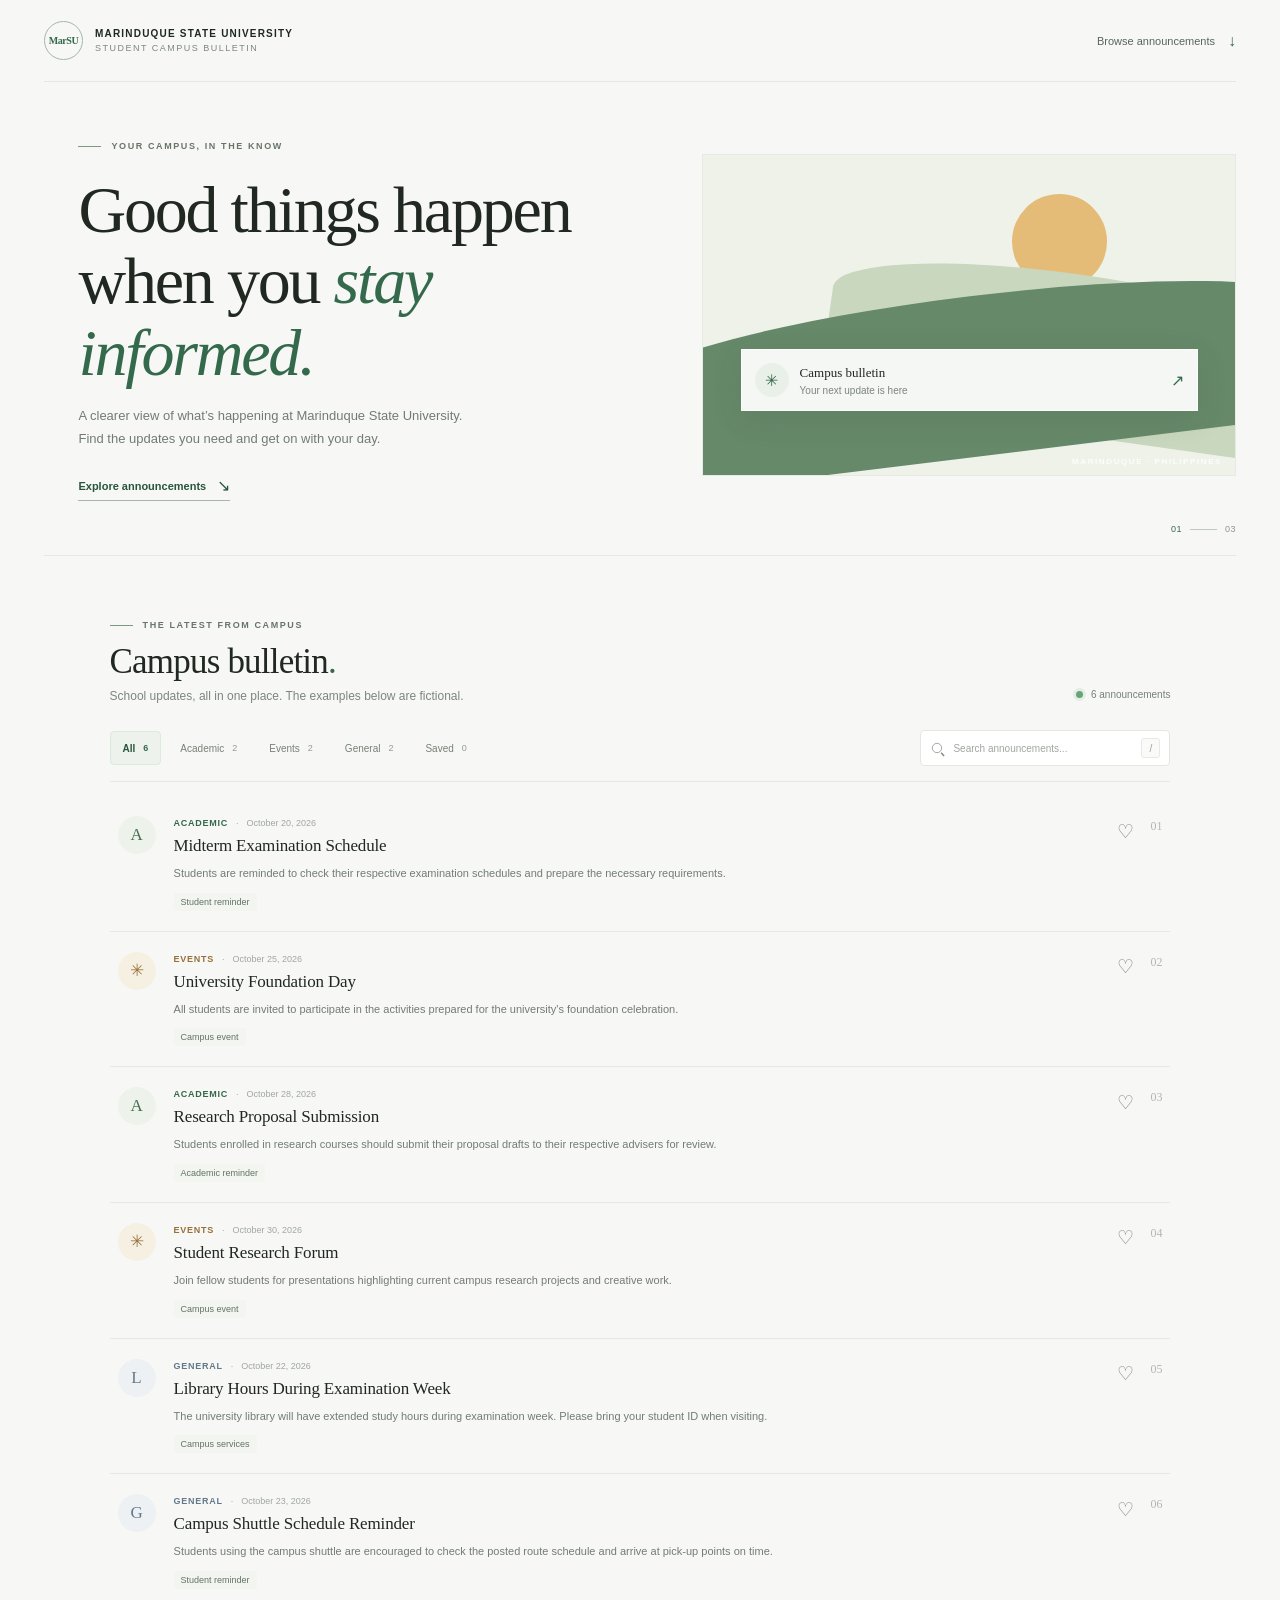
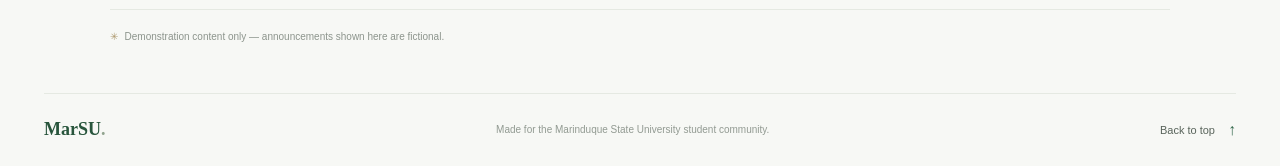
<file: index.html>
<!DOCTYPE html>
<html lang="en">
<head>
  <meta charset="UTF-8">
  <meta name="viewport" content="width=device-width, initial-scale=1">
  <meta name="theme-color" content="#f7f8f5">
  <meta name="description" content="A student-friendly dashboard for school announcements at Marinduque State University.">
  <title>Campus Bulletin — Marinduque State University</title>
  <link rel="stylesheet" href="style.css">
  <script src="script.js" defer></script>
</head>
<body>
  <div class="site-shell">
    <header class="site-header">
      <a class="identity" href="#home" aria-label="Marinduque State University Campus Bulletin home">
        <span class="seal" aria-hidden="true"><span>MarSU</span></span>
        <span class="identity-copy"><strong>MARINDUQUE STATE UNIVERSITY</strong><span>STUDENT CAMPUS BULLETIN</span></span>
      </a>
      <a class="header-link" href="#announcements">Browse announcements <span aria-hidden="true">↓</span></a>
    </header>

    <main id="home">
      <section class="hero" aria-labelledby="page-title">
        <div class="hero-copy">
          <p class="eyebrow"><span class="eyebrow-line"></span> YOUR CAMPUS, IN THE KNOW</p>
          <h1 id="page-title">Good things happen<br>when you <span>stay informed.</span></h1>
          <p class="hero-description">A clearer view of what’s happening at Marinduque State University. Find the updates you need and get on with your day.</p>
          <a class="hero-link" href="#announcements">Explore announcements <span aria-hidden="true">↘</span></a>
        </div>
        <div class="hero-art" aria-hidden="true">
          <div class="art-sun"></div>
          <div class="art-hill hill-back"></div>
          <div class="art-hill hill-front"></div>
          <div class="art-card"><span class="art-card-icon">✳</span><span><b>Campus bulletin</b><small>Your next update is here</small></span><span class="art-arrow">↗</span></div>
          <span class="art-caption">MARINDUQUE · PHILIPPINES</span>
        </div>
        <div class="hero-index" aria-hidden="true"><span>01</span><i></i><span>03</span></div>
      </section>

      <section class="bulletin" id="announcements" aria-labelledby="bulletin-title">
        <div class="section-intro">
          <div>
            <p class="eyebrow"><span class="eyebrow-line"></span> THE LATEST FROM CAMPUS</p>
            <h2 id="bulletin-title">Campus bulletin<span class="heading-period">.</span></h2>
            <p class="section-description">School updates, all in one place. The examples below are fictional.</p>
          </div>
          <div class="update-note"><span class="live-dot"></span> <span id="result-count" aria-live="polite">0 announcements</span></div>
        </div>

        <div class="toolbar">
          <div class="filters" role="group" aria-label="Filter announcements by category">
            <button class="filter-button is-active" type="button" data-category="All" aria-pressed="true">All <span class="filter-count" data-count="All">0</span></button>
            <button class="filter-button" type="button" data-category="Academic" aria-pressed="false">Academic <span class="filter-count" data-count="Academic">0</span></button>
            <button class="filter-button" type="button" data-category="Events" aria-pressed="false">Events <span class="filter-count" data-count="Events">0</span></button>
            <button class="filter-button" type="button" data-category="General" aria-pressed="false">General <span class="filter-count" data-count="General">0</span></button>
            <button class="filter-button" type="button" data-category="Saved" aria-pressed="false">Saved <span class="filter-count" data-count="Saved">0</span></button>
          </div>
          <form class="search" role="search" id="search-form">
            <label class="sr-only" for="search-input">Search announcements</label>
            <span class="search-icon" aria-hidden="true"></span>
            <input id="search-input" name="q" type="search" placeholder="Search announcements..." autocomplete="off">
            <button class="clear-search" id="clear-search" type="button" aria-label="Clear search" hidden>×</button>
            <kbd aria-hidden="true">/</kbd>
          </form>
        </div>

        <div class="announcement-list" id="announcement-list" aria-live="polite"></div>
        <div class="empty-state" id="empty-state" hidden>
          <span class="empty-mark" aria-hidden="true">⌕</span>
          <h3>No announcements found</h3>
          <p>Try another keyword or category to find what you’re looking for.</p>
          <button class="reset-button" id="reset-filters" type="button">Clear filters</button>
        </div>
        <p class="demo-note"><span aria-hidden="true">✳</span> Demonstration content only — announcements shown here are fictional.</p>
      </section>
    </main>

    <footer class="site-footer">
      <a class="footer-brand" href="#home">MarSU<span>.</span></a>
      <p>Made for the Marinduque State University student community.</p>
      <a class="back-top" href="#home">Back to top <span aria-hidden="true">↑</span></a>
    </footer>
  </div>
</body>
</html>
</file>
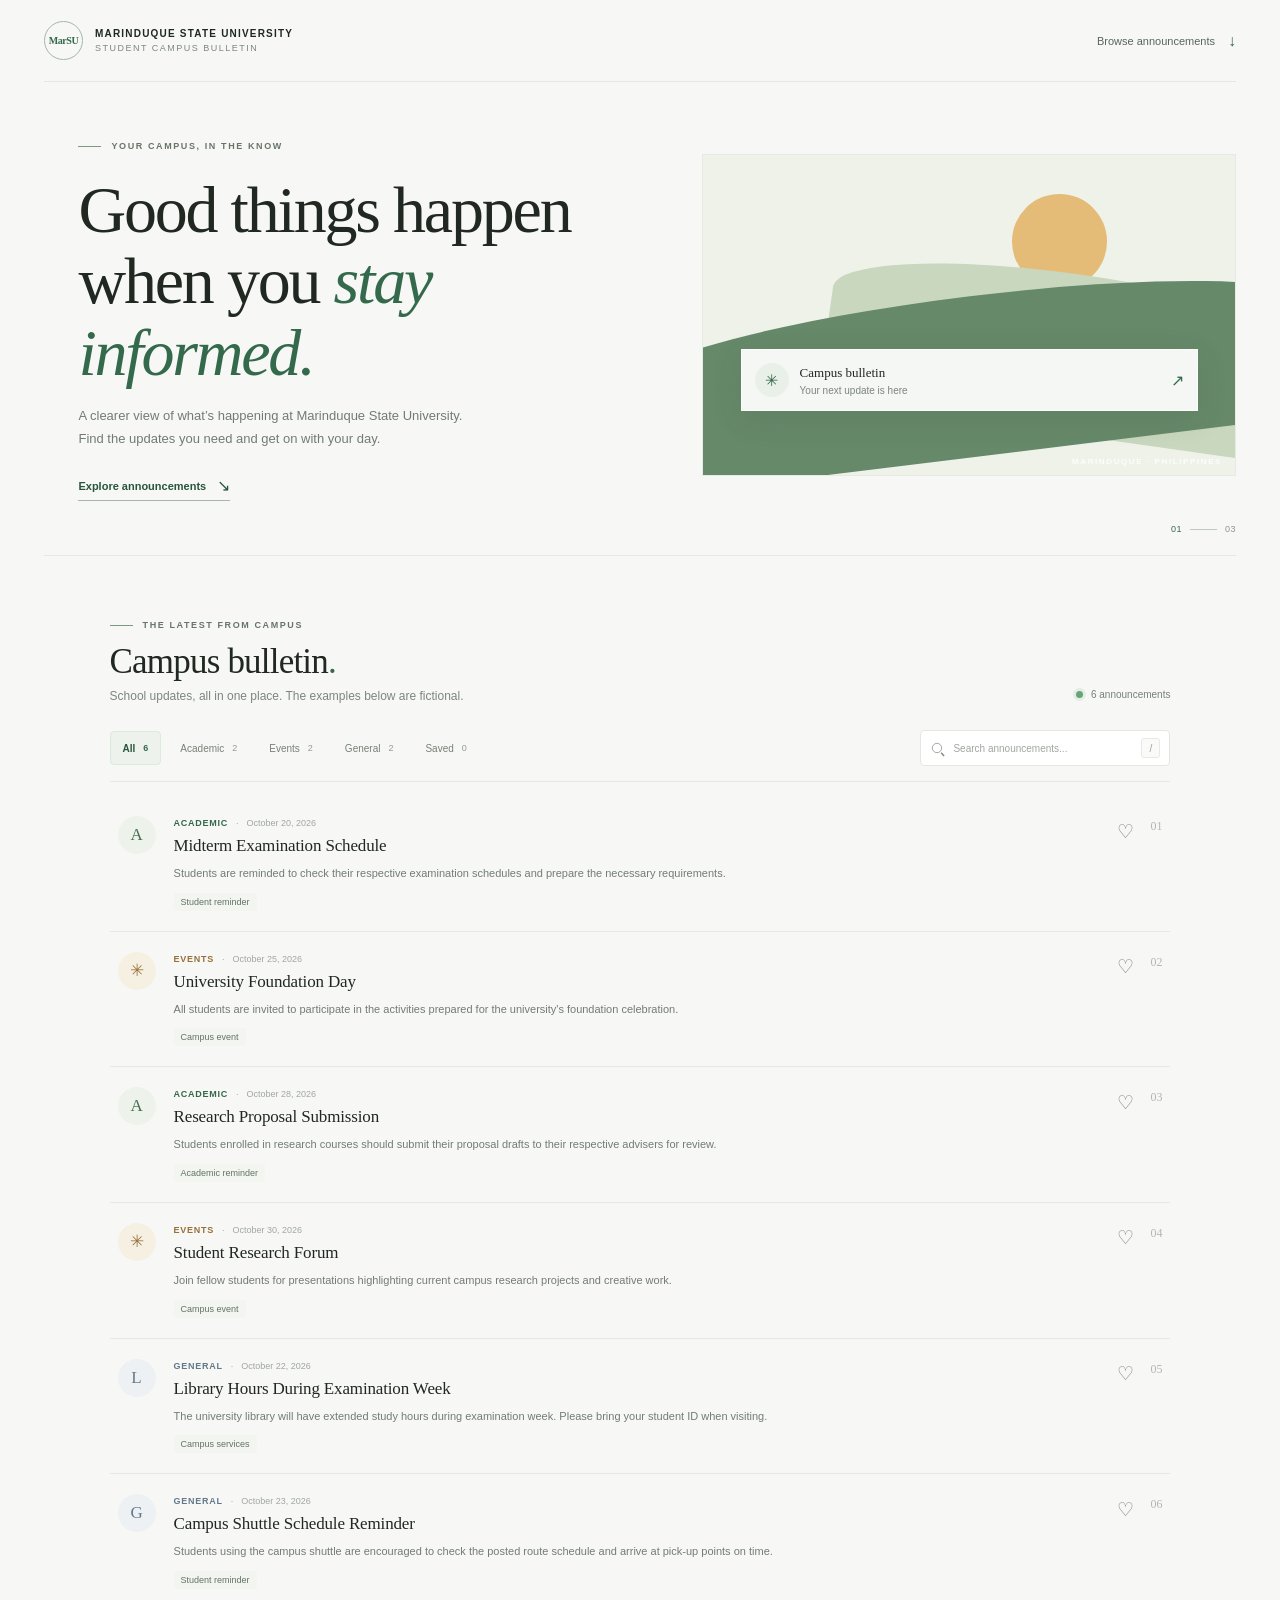
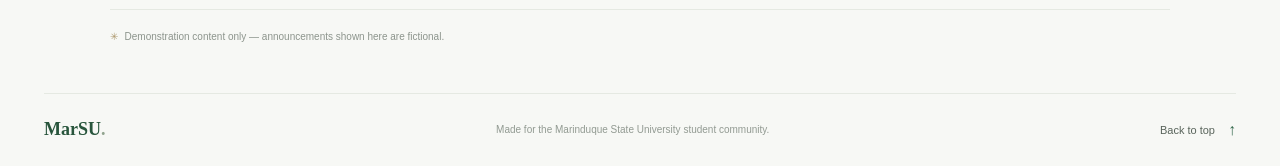
<file: outputs/task 3/index.html>
<!DOCTYPE html>
<html lang="en">
  <head>
    <meta charset="UTF-8" />
    <meta name="viewport" content="width=device-width, initial-scale=1" />
    <meta name="theme-color" content="#f7f8f5" />
    <meta
      name="description"
      content="A student-friendly dashboard for school announcements at Marinduque State University."
    />
    <title>Campus Bulletin — Marinduque State University</title>
    <link rel="stylesheet" href="style.css" />
    <script src="script.js" defer></script>
  </head>
  <body>
    <div class="site-shell">
      <header class="site-header">
        <a
          class="identity"
          href="#home"
          aria-label="Marinduque State University Campus Bulletin home"
        >
          <span class="seal" aria-hidden="true"><span>MarSU</span></span>
          <span class="identity-copy"
            ><strong>MARINDUQUE STATE UNIVERSITY</strong
            ><span>STUDENT CAMPUS BULLETIN</span></span
          >
        </a>
        <a class="header-link" href="#announcements"
          >Browse announcements <span aria-hidden="true">↓</span></a
        >
      </header>

      <main id="home">
        <section class="hero" aria-labelledby="page-title">
          <div class="hero-copy">
            <p class="eyebrow">
              <span class="eyebrow-line"></span> YOUR CAMPUS, IN THE KNOW
            </p>
            <h1 id="page-title">
              Good things happen<br />when you <span>stay informed.</span>
            </h1>
            <p class="hero-description">
              A clearer view of what’s happening at Marinduque State University.
              Find the updates you need and get on with your day.
            </p>
            <a class="hero-link" href="#announcements"
              >Explore announcements <span aria-hidden="true">↘</span></a
            >
          </div>
          <div class="hero-art" aria-hidden="true">
            <div class="art-sun"></div>
            <div class="art-hill hill-back"></div>
            <div class="art-hill hill-front"></div>
            <div class="art-card">
              <span class="art-card-icon">✳</span
              ><span
                ><b>Campus bulletin</b
                ><small>Your next update is here</small></span
              ><span class="art-arrow">↗</span>
            </div>
            <span class="art-caption">MARINDUQUE · PHILIPPINES</span>
          </div>
          <div class="hero-index" aria-hidden="true">
            <span>01</span><i></i><span>03</span>
          </div>
        </section>

        <section
          class="bulletin"
          id="announcements"
          aria-labelledby="bulletin-title"
        >
          <div class="section-intro">
            <div>
              <p class="eyebrow">
                <span class="eyebrow-line"></span> THE LATEST FROM CAMPUS
              </p>
              <h2 id="bulletin-title">
                Campus bulletin<span class="heading-period">.</span>
              </h2>
              <p class="section-description">
                School updates, all in one place. The examples below are
                fictional.
              </p>
            </div>
            <div class="update-note">
              <span class="live-dot"></span>
              <span id="result-count" aria-live="polite">0 announcements</span>
            </div>
          </div>

          <div class="toolbar">
            <div
              class="filters"
              role="group"
              aria-label="Filter announcements by category"
            >
              <button
                class="filter-button is-active"
                type="button"
                data-category="All"
                aria-pressed="true"
              >
                All <span class="filter-count" data-count="All">0</span>
              </button>
              <button
                class="filter-button"
                type="button"
                data-category="Academic"
                aria-pressed="false"
              >
                Academic
                <span class="filter-count" data-count="Academic">0</span>
              </button>
              <button
                class="filter-button"
                type="button"
                data-category="Events"
                aria-pressed="false"
              >
                Events <span class="filter-count" data-count="Events">0</span>
              </button>
              <button
                class="filter-button"
                type="button"
                data-category="General"
                aria-pressed="false"
              >
                General <span class="filter-count" data-count="General">0</span>
              </button>
              <button
                class="filter-button"
                type="button"
                data-category="Saved"
                aria-pressed="false"
              >
                Saved <span class="filter-count" data-count="Saved">0</span>
              </button>
            </div>
            <form class="search" role="search" id="search-form">
              <label class="sr-only" for="search-input"
                >Search announcements</label
              >
              <span class="search-icon" aria-hidden="true"></span>
              <input
                id="search-input"
                name="q"
                type="search"
                placeholder="Search announcements..."
                autocomplete="off"
              />
              <button
                class="clear-search"
                id="clear-search"
                type="button"
                aria-label="Clear search"
                hidden
              >
                ×
              </button>
              <kbd aria-hidden="true">/</kbd>
            </form>
          </div>

          <div
            class="announcement-list"
            id="announcement-list"
            aria-live="polite"
          ></div>
          <div class="empty-state" id="empty-state" hidden>
            <span class="empty-mark" aria-hidden="true">⌕</span>
            <h3>No announcements found</h3>
            <p>
              Try another keyword or category to find what you’re looking for.
            </p>
            <button class="reset-button" id="reset-filters" type="button">
              Clear filters
            </button>
          </div>
          <p class="demo-note">
            <span aria-hidden="true">✳</span> Demonstration content only —
            announcements shown here are fictional.
          </p>
        </section>
      </main>

      <footer class="site-footer">
        <a class="footer-brand" href="#home">MarSU<span>.</span></a>
        <p>Made for the Marinduque State University student community.</p>
        <a class="back-top" href="#home"
          >Back to top <span aria-hidden="true">↑</span></a
        >
      </footer>
    </div>
  </body>
</html>
</file>
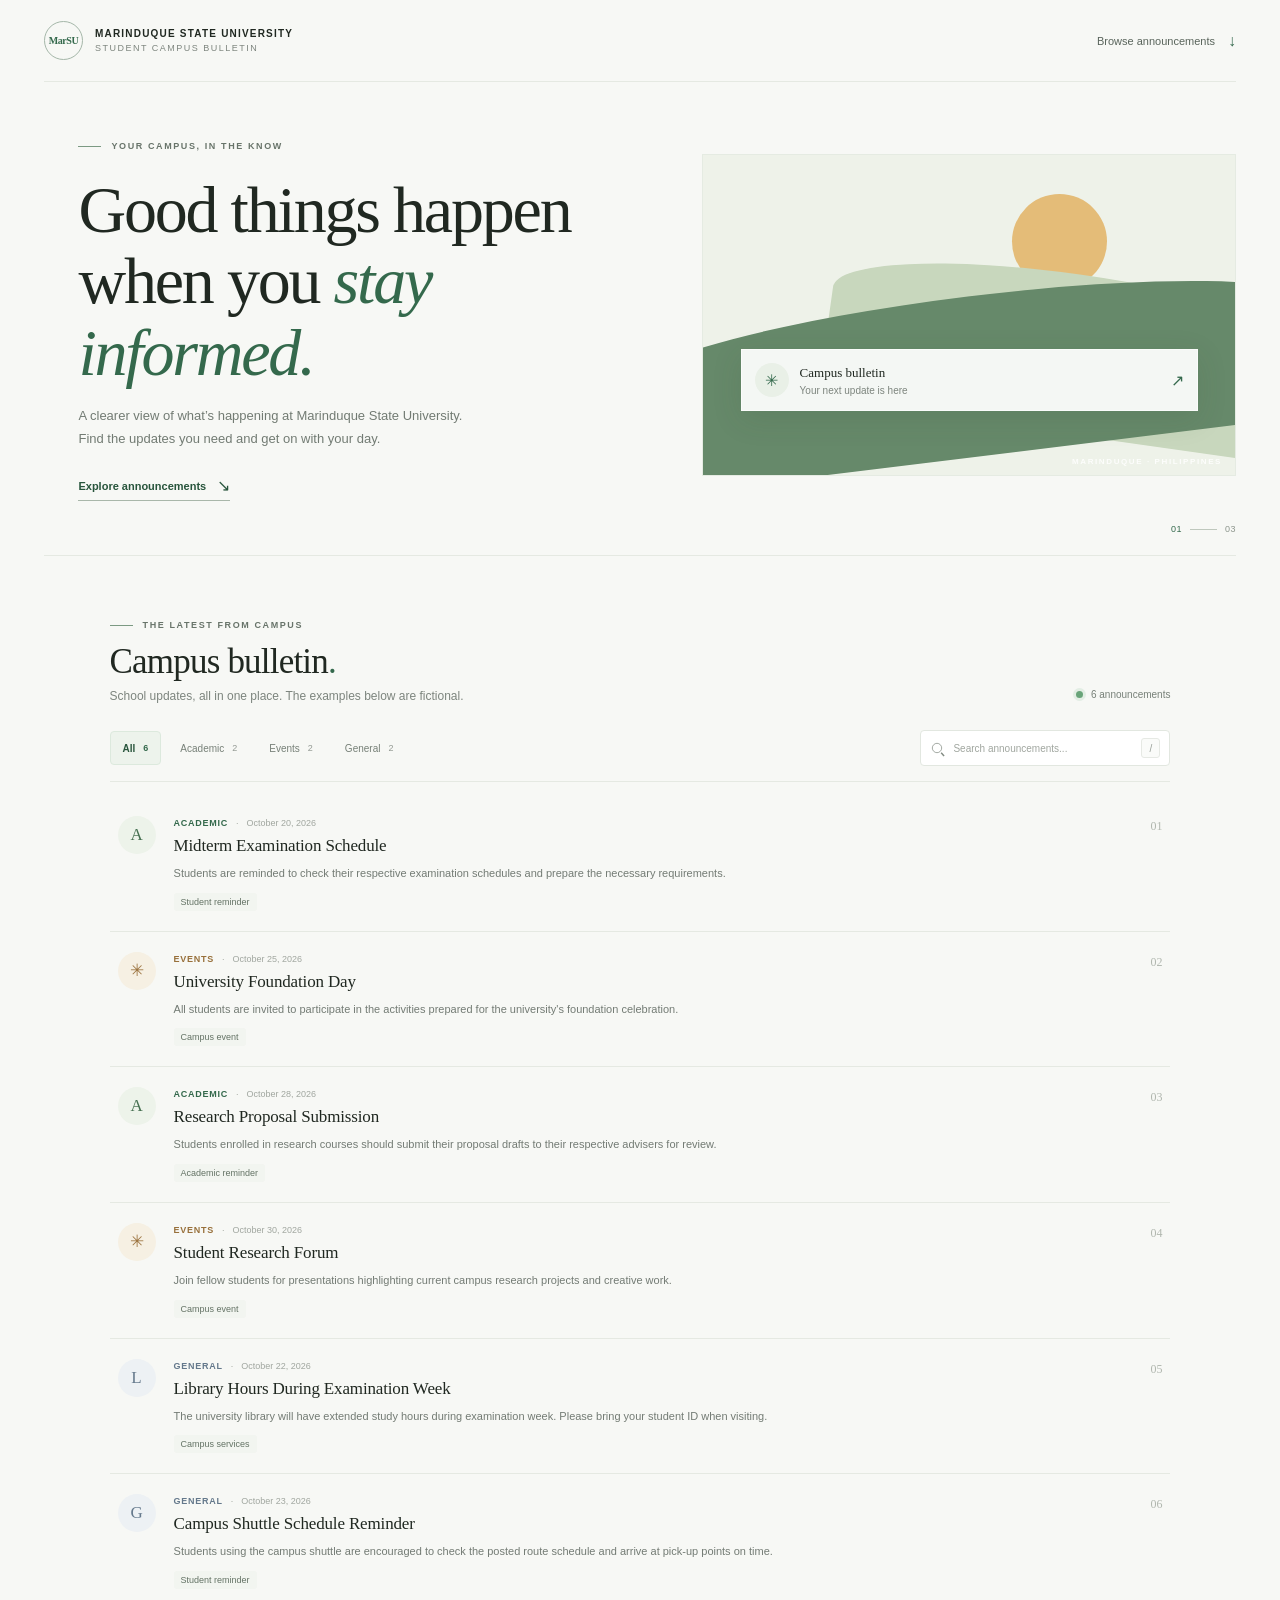
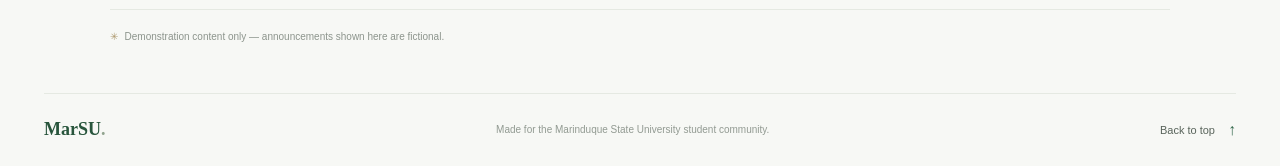
<file: outputs/task 4/index.html>
<!DOCTYPE html>
<html lang="en">
<head>
  <meta charset="UTF-8">
  <meta name="viewport" content="width=device-width, initial-scale=1">
  <meta name="theme-color" content="#f7f8f5">
  <meta name="description" content="A student-friendly dashboard for school announcements at Marinduque State University.">
  <title>Campus Bulletin — Marinduque State University</title>
  <link rel="stylesheet" href="style.css">
  <script src="script.js" defer></script>
</head>
<body>
  <div class="site-shell">
    <header class="site-header">
      <a class="identity" href="#home" aria-label="Marinduque State University Campus Bulletin home">
        <span class="seal" aria-hidden="true"><span>MarSU</span></span>
        <span class="identity-copy"><strong>MARINDUQUE STATE UNIVERSITY</strong><span>STUDENT CAMPUS BULLETIN</span></span>
      </a>
      <a class="header-link" href="#announcements">Browse announcements <span aria-hidden="true">↓</span></a>
    </header>

    <main id="home">
      <section class="hero" aria-labelledby="page-title">
        <div class="hero-copy">
          <p class="eyebrow"><span class="eyebrow-line"></span> YOUR CAMPUS, IN THE KNOW</p>
          <h1 id="page-title">Good things happen<br>when you <span>stay informed.</span></h1>
          <p class="hero-description">A clearer view of what’s happening at Marinduque State University. Find the updates you need and get on with your day.</p>
          <a class="hero-link" href="#announcements">Explore announcements <span aria-hidden="true">↘</span></a>
        </div>
        <div class="hero-art" aria-hidden="true">
          <div class="art-sun"></div>
          <div class="art-hill hill-back"></div>
          <div class="art-hill hill-front"></div>
          <div class="art-card"><span class="art-card-icon">✳</span><span><b>Campus bulletin</b><small>Your next update is here</small></span><span class="art-arrow">↗</span></div>
          <span class="art-caption">MARINDUQUE · PHILIPPINES</span>
        </div>
        <div class="hero-index" aria-hidden="true"><span>01</span><i></i><span>03</span></div>
      </section>

      <section class="bulletin" id="announcements" aria-labelledby="bulletin-title">
        <div class="section-intro">
          <div>
            <p class="eyebrow"><span class="eyebrow-line"></span> THE LATEST FROM CAMPUS</p>
            <h2 id="bulletin-title">Campus bulletin<span class="heading-period">.</span></h2>
            <p class="section-description">School updates, all in one place. The examples below are fictional.</p>
          </div>
          <div class="update-note"><span class="live-dot"></span> <span id="result-count" aria-live="polite">0 announcements</span></div>
        </div>

        <div class="toolbar">
          <div class="filters" role="group" aria-label="Filter announcements by category">
            <button class="filter-button is-active" type="button" data-category="All" aria-pressed="true">All <span class="filter-count" data-count="All">0</span></button>
            <button class="filter-button" type="button" data-category="Academic" aria-pressed="false">Academic <span class="filter-count" data-count="Academic">0</span></button>
            <button class="filter-button" type="button" data-category="Events" aria-pressed="false">Events <span class="filter-count" data-count="Events">0</span></button>
            <button class="filter-button" type="button" data-category="General" aria-pressed="false">General <span class="filter-count" data-count="General">0</span></button>
          </div>
          <form class="search" role="search" id="search-form">
            <label class="sr-only" for="search-input">Search announcements</label>
            <span class="search-icon" aria-hidden="true"></span>
            <input id="search-input" name="q" type="search" placeholder="Search announcements..." autocomplete="off">
            <button class="clear-search" id="clear-search" type="button" aria-label="Clear search" hidden>×</button>
            <kbd aria-hidden="true">/</kbd>
          </form>
        </div>

        <div class="announcement-list" id="announcement-list" aria-live="polite"></div>
        <div class="empty-state" id="empty-state" hidden>
          <span class="empty-mark" aria-hidden="true">⌕</span>
          <h3>No announcements found</h3>
          <p>Try another keyword or category to find what you’re looking for.</p>
          <button class="reset-button" id="reset-filters" type="button">Clear filters</button>
        </div>
        <p class="demo-note"><span aria-hidden="true">✳</span> Demonstration content only — announcements shown here are fictional.</p>
      </section>
    </main>

    <footer class="site-footer">
      <a class="footer-brand" href="#home">MarSU<span>.</span></a>
      <p>Made for the Marinduque State University student community.</p>
      <a class="back-top" href="#home">Back to top <span aria-hidden="true">↑</span></a>
    </footer>
  </div>
</body>
</html>
</file>
<file: style.css>
:root {
  font-family: "Segoe UI", Arial, sans-serif;
  color: #202821;
  background: #f7f8f5;
  font-synthesis: none;
  text-rendering: optimizeLegibility;
  --ink: #202821;
  --muted: #7d857e;
  --line: #e5e9e2;
  --green: #34694c;
  --green-dark: #28553c;
  --paper: #fff;
}

* { box-sizing: border-box; }
html { scroll-behavior: smooth; }
body { min-width: 320px; margin: 0; }
button, input { font: inherit; }
button, a { -webkit-tap-highlight-color: transparent; }
a { color: inherit; text-decoration: none; }
button:focus-visible, a:focus-visible, input:focus-visible { outline: 3px solid #88b99a; outline-offset: 3px; }
.site-shell { width: min(100% - 64px, 1192px); margin: 0 auto; }

.site-header { height: 82px; display: flex; align-items: center; justify-content: space-between; border-bottom: 1px solid var(--line); }
.identity { display: inline-flex; align-items: center; gap: 12px; }
.seal { display: grid; width: 39px; height: 39px; place-items: center; border: 1px solid #a5b7a9; border-radius: 50%; color: var(--green); }
.seal span { font-family: Georgia, serif; font-size: 10px; font-weight: 700; letter-spacing: -.4px; }
.identity-copy { display: grid; gap: 4px; }
.identity-copy strong { font-size: 10px; letter-spacing: 1.2px; }
.identity-copy > span { color: var(--muted); font-size: 9px; letter-spacing: 1.5px; }
.header-link, .back-top { display: inline-flex; align-items: center; gap: 13px; color: #59645b; font-size: 11px; }
.header-link span, .back-top span { color: var(--green); font-size: 16px; }

.hero { position: relative; display: grid; min-height: 454px; grid-template-columns: 1.08fr .92fr; align-items: center; gap: 32px; padding: 47px 0 54px; border-bottom: 1px solid var(--line); }
.hero-copy { position: relative; z-index: 1; padding: 12px 0 0 5.5%; }
.eyebrow { display: flex; align-items: center; gap: 10px; margin: 0; color: #68746a; font-size: 9px; font-weight: 700; letter-spacing: 1.6px; }
.eyebrow-line { width: 23px; height: 1px; background: #7c9a83; }
h1, h2, h3, p { margin-top: 0; }
h1 { max-width: 540px; margin: 23px 0 16px; font-family: Georgia, "Times New Roman", serif; font-size: clamp(39px, 5.4vw, 66px); font-weight: 400; line-height: 1.08; letter-spacing: -2.2px; }
h1 > span { color: var(--green); font-style: italic; }
.hero-description { max-width: 390px; margin-bottom: 25px; color: #727b73; font-size: 13px; line-height: 1.8; }
.hero-link { display: inline-flex; align-items: center; gap: 11px; padding-bottom: 5px; border-bottom: 1px solid #a9b7aa; color: var(--green-dark); font-size: 11px; font-weight: 650; }
.hero-link span { font-size: 16px; }
.hero-art { position: relative; display: grid; min-height: 322px; align-self: center; overflow: hidden; place-items: center; border: 1px solid #e5ebe2; background: #eef2e9; }
.art-sun { position: absolute; top: 39px; right: 24%; width: 95px; height: 95px; border-radius: 50%; background: #e4bc78; }
.art-hill { position: absolute; right: -15%; bottom: 19px; left: -12%; height: 50%; border-radius: 50% 50% 0 0 / 29% 29% 0 0; transform: rotate(-7deg); }
.hill-back { bottom: 41px; left: 23%; background: #c8d7bd; transform: rotate(8deg); }
.hill-front { background: #66896a; }
.art-card { position: absolute; z-index: 1; right: 7%; bottom: 20%; left: 7%; display: flex; align-items: center; gap: 11px; padding: 13px; border: 1px solid #ffffffa8; background: #ffffffed; box-shadow: 0 8px 30px #354b3020; }
.art-card-icon { display: grid; width: 34px; height: 34px; place-items: center; border-radius: 50%; color: var(--green); background: #e9f0e7; font-size: 16px; }
.art-card b, .art-card small { display: block; }
.art-card b { font-family: Georgia, serif; font-size: 13px; font-weight: 500; }
.art-card small { margin-top: 4px; color: var(--muted); font-size: 10px; }
.art-arrow { margin-left: auto; color: var(--green); }
.art-caption { position: absolute; right: 13px; bottom: 9px; color: #ffffffd6; font-size: 8px; font-weight: 600; letter-spacing: 1.6px; }
.hero-index { position: absolute; right: 0; bottom: 21px; display: flex; align-items: center; gap: 8px; color: #8d968d; font-size: 9px; letter-spacing: .5px; }
.hero-index span:first-child { color: var(--green); }
.hero-index i { width: 27px; height: 1px; background: #bfc8bd; }

.bulletin { padding: 64px 5.5% 51px; }
.section-intro { display: flex; align-items: flex-end; justify-content: space-between; gap: 20px; margin-bottom: 27px; }
.section-intro h2 { margin: 12px 0 7px; font-family: Georgia, "Times New Roman", serif; font-size: 35px; font-weight: 400; letter-spacing: -.8px; }
.heading-period { color: var(--green); }
.section-description { margin: 0; color: var(--muted); font-size: 12px; }
.update-note { display: flex; align-items: center; gap: 8px; padding-bottom: 3px; color: #778078; font-size: 10px; white-space: nowrap; }
.live-dot { width: 7px; height: 7px; border-radius: 50%; background: #69a479; box-shadow: 0 0 0 3px #e3eee4; }

.toolbar { display: flex; align-items: center; justify-content: space-between; gap: 16px; margin-bottom: 14px; padding-bottom: 15px; border-bottom: 1px solid var(--line); }
.filters { display: flex; flex-wrap: wrap; gap: 6px; }
.filter-button { display: inline-flex; min-height: 34px; align-items: center; gap: 8px; padding: 0 12px; border: 1px solid transparent; border-radius: 4px; color: #778078; background: transparent; font-size: 10px; cursor: pointer; transition: background .15s, border-color .15s, color .15s; }
.filter-button:hover { border-color: #dce5dc; color: var(--green-dark); }
.filter-button.is-active { border-color: #dce9dd; color: var(--green-dark); background: #edf3ec; font-weight: 650; }
.filter-count { color: #939a93; font-size: 9px; }
.filter-button.is-active .filter-count { color: var(--green); }
.search { display: flex; width: min(100%, 250px); height: 36px; align-items: center; gap: 9px; padding: 0 9px; border: 1px solid #e2e7e0; border-radius: 4px; background: var(--paper); }
.search:focus-within { border-color: #91aa96; box-shadow: 0 0 0 3px #4e805f13; }
.search-icon { position: relative; width: 14px; height: 14px; flex: 0 0 auto; border: 1.5px solid #828b82; border-radius: 50%; transform: scale(.72); }
.search-icon::after { position: absolute; right: -5px; bottom: -3px; width: 6px; height: 1.5px; background: #828b82; content: ""; transform: rotate(48deg); }
.search input { width: 100%; min-width: 0; padding: 0; border: 0; outline: 0; color: var(--ink); background: transparent; font-size: 10px; }
.search input::placeholder { color: #a0a69f; }
.search kbd { display: grid; width: 19px; height: 20px; flex: 0 0 auto; place-items: center; border: 1px solid #e6e9e4; border-radius: 3px; color: #989f98; background: #fafbf9; font-family: inherit; font-size: 10px; }
.clear-search { display: grid; width: 23px; height: 23px; flex: 0 0 auto; place-items: center; border: 0; border-radius: 3px; color: #747e74; background: transparent; font-size: 18px; cursor: pointer; }
.clear-search:hover { color: var(--green-dark); background: #eff4ee; }

.announcement-list { display: grid; }
.announcement-card { display: grid; grid-template-columns: 42px minmax(0, 1fr) auto; align-items: start; gap: 14px; padding: 20px 8px; border-bottom: 1px solid var(--line); }
.card-actions { display: flex; align-items: flex-start; gap: 10px; }
.save-button { display: grid; width: 30px; height: 30px; place-items: center; border: 1px solid transparent; border-radius: 4px; color: #788078; background: transparent; font-size: 19px; line-height: 1; cursor: pointer; }
.save-button:hover, .save-button.is-saved { color: var(--green); background: #edf3ec; }
.save-button:focus-visible { outline: 3px solid #88b99a; outline-offset: 2px; }
.category-mark { display: grid; width: 38px; height: 38px; place-items: center; border-radius: 50%; color: #456f50; background: #edf3ea; font-family: Georgia, serif; font-size: 17px; }
.category-mark.events { color: #9c7440; background: #f6f0e3; }
.category-mark.general { color: #65798c; background: #edf1f4; }
.announcement-meta { display: flex; flex-wrap: wrap; align-items: center; gap: 8px; margin: 2px 0 7px; }
.category-label { color: var(--green); font-size: 9px; font-weight: 700; letter-spacing: .75px; text-transform: uppercase; }
.category-label.events { color: #98703b; }
.category-label.general { color: #64788b; }
.meta-divider, .announcement-date { color: #a0a69f; font-size: 9px; }
.announcement-card h3 { margin: 0 0 6px; font-family: Georgia, "Times New Roman", serif; font-size: 17px; font-weight: 500; line-height: 1.35; letter-spacing: -.15px; }
.announcement-card p { max-width: 700px; margin: 0; color: #737b74; font-size: 11px; line-height: 1.7; }
.announcement-tag { display: inline-flex; align-items: center; gap: 5px; margin-top: 10px; padding: 4px 7px; border-radius: 3px; color: #637264; background: #f2f5f0; font-size: 9px; }
.announcement-tag:empty { display: none; }
.card-index { padding-top: 3px; color: #b1b7af; font-family: Georgia, serif; font-size: 12px; }

.empty-state { padding: 47px 15px; text-align: center; }
.empty-mark { display: grid; width: 38px; height: 38px; place-items: center; margin: 0 auto 13px; border: 1px solid #e2e9df; border-radius: 50%; color: var(--green); font-size: 21px; }
.empty-state h3 { margin: 0 0 6px; font-family: Georgia, serif; font-size: 19px; font-weight: 500; }
.empty-state p { margin: 0 0 14px; color: var(--muted); font-size: 11px; }
.reset-button { padding: 8px 12px; border: 1px solid #dce5dc; border-radius: 4px; color: var(--green-dark); background: #fff; font-size: 10px; cursor: pointer; }
.reset-button:hover { background: #edf3ec; }
.demo-note { display: flex; align-items: center; gap: 7px; margin: 21px 0 0; color: #8c948c; font-size: 10px; }
.demo-note span { color: #ad986d; }

.site-footer { display: flex; min-height: 73px; align-items: center; justify-content: space-between; gap: 15px; border-top: 1px solid var(--line); }
.footer-brand { color: var(--green-dark); font-family: Georgia, serif; font-size: 18px; font-weight: 700; }
.footer-brand span { color: #91a48f; }
.site-footer p { margin: 0; color: #929a92; font-size: 10px; }

.sr-only { position: absolute; width: 1px; height: 1px; overflow: hidden; clip: rect(0, 0, 0, 0); white-space: nowrap; clip-path: inset(50%); }
[hidden] { display: none !important; }

@media (max-width: 760px) {
  .site-shell { width: min(100% - 36px, 620px); }
  .site-header { height: 70px; }
  .identity-copy strong { font-size: 9px; letter-spacing: .7px; }
  .identity-copy > span { font-size: 8px; letter-spacing: 1px; }
  .seal { width: 34px; height: 34px; }
  .header-link { gap: 5px; font-size: 10px; }
  .hero { min-height: 0; grid-template-columns: 1fr; gap: 27px; padding: 51px 0 48px; }
  .hero-copy { padding: 0; }
  h1 { margin-top: 18px; font-size: clamp(39px, 9vw, 57px); }
  .hero-art { min-height: 240px; }
  .art-sun { top: 20px; width: 76px; height: 76px; }
  .art-card { bottom: 16%; }
  .hero-index { bottom: 15px; }
  .bulletin { padding: 47px 0 39px; }
  .section-intro { align-items: flex-start; }
  .section-intro h2 { font-size: 31px; }
  .section-description { max-width: 350px; line-height: 1.6; }
  .toolbar { align-items: stretch; flex-direction: column-reverse; gap: 10px; }
  .search { width: 100%; height: 40px; }
  .filters { gap: 3px; }
  .filter-button { min-height: 34px; padding: 0 9px; }
}

@media (max-width: 480px) {
  .site-shell { width: calc(100% - 32px); }
  .header-link { max-width: 105px; line-height: 1.4; }
  .hero { padding-top: 39px; }
  h1 { font-size: clamp(36px, 10vw, 48px); letter-spacing: -1.6px; }
  .hero-description { font-size: 12px; }
  .hero-art { min-height: 205px; }
  .section-intro { display: block; }
  .update-note { margin-top: 15px; }
  .announcement-card { grid-template-columns: 34px minmax(0, 1fr) 20px; gap: 9px; padding: 17px 0; }
  .category-mark { width: 32px; height: 32px; font-size: 15px; }
  .announcement-card h3 { font-size: 16px; }
  .announcement-card p { font-size: 10px; }
  .announcement-meta { gap: 6px; }
  .site-footer { min-height: 67px; flex-wrap: wrap; padding: 12px 0; }
  .site-footer p { order: 3; width: 100%; }
}

@media (prefers-reduced-motion: reduce) {
  html { scroll-behavior: auto; }
  *, *::before, *::after { transition-duration: .01ms !important; }
}
</file>
<file: outputs/task 3/style.css>
:root {
  font-family: "Segoe UI", Arial, sans-serif;
  color: #202821;
  background: #f7f8f5;
  font-synthesis: none;
  text-rendering: optimizeLegibility;
  --ink: #202821;
  --muted: #7d857e;
  --line: #e5e9e2;
  --green: #34694c;
  --green-dark: #28553c;
  --paper: #fff;
}

* { box-sizing: border-box; }
html { scroll-behavior: smooth; }
body { min-width: 320px; margin: 0; }
button, input { font: inherit; }
button, a { -webkit-tap-highlight-color: transparent; }
a { color: inherit; text-decoration: none; }
button:focus-visible, a:focus-visible, input:focus-visible { outline: 3px solid #88b99a; outline-offset: 3px; }
.site-shell { width: min(100% - 64px, 1192px); margin: 0 auto; }

.site-header { height: 82px; display: flex; align-items: center; justify-content: space-between; border-bottom: 1px solid var(--line); }
.identity { display: inline-flex; align-items: center; gap: 12px; }
.seal { display: grid; width: 39px; height: 39px; place-items: center; border: 1px solid #a5b7a9; border-radius: 50%; color: var(--green); }
.seal span { font-family: Georgia, serif; font-size: 10px; font-weight: 700; letter-spacing: -.4px; }
.identity-copy { display: grid; gap: 4px; }
.identity-copy strong { font-size: 10px; letter-spacing: 1.2px; }
.identity-copy > span { color: var(--muted); font-size: 9px; letter-spacing: 1.5px; }
.header-link, .back-top { display: inline-flex; align-items: center; gap: 13px; color: #59645b; font-size: 11px; }
.header-link span, .back-top span { color: var(--green); font-size: 16px; }

.hero { position: relative; display: grid; min-height: 454px; grid-template-columns: 1.08fr .92fr; align-items: center; gap: 32px; padding: 47px 0 54px; border-bottom: 1px solid var(--line); }
.hero-copy { position: relative; z-index: 1; padding: 12px 0 0 5.5%; }
.eyebrow { display: flex; align-items: center; gap: 10px; margin: 0; color: #68746a; font-size: 9px; font-weight: 700; letter-spacing: 1.6px; }
.eyebrow-line { width: 23px; height: 1px; background: #7c9a83; }
h1, h2, h3, p { margin-top: 0; }
h1 { max-width: 540px; margin: 23px 0 16px; font-family: Georgia, "Times New Roman", serif; font-size: clamp(39px, 5.4vw, 66px); font-weight: 400; line-height: 1.08; letter-spacing: -2.2px; }
h1 > span { color: var(--green); font-style: italic; }
.hero-description { max-width: 390px; margin-bottom: 25px; color: #727b73; font-size: 13px; line-height: 1.8; }
.hero-link { display: inline-flex; align-items: center; gap: 11px; padding-bottom: 5px; border-bottom: 1px solid #a9b7aa; color: var(--green-dark); font-size: 11px; font-weight: 650; }
.hero-link span { font-size: 16px; }
.hero-art { position: relative; display: grid; min-height: 322px; align-self: center; overflow: hidden; place-items: center; border: 1px solid #e5ebe2; background: #eef2e9; }
.art-sun { position: absolute; top: 39px; right: 24%; width: 95px; height: 95px; border-radius: 50%; background: #e4bc78; }
.art-hill { position: absolute; right: -15%; bottom: 19px; left: -12%; height: 50%; border-radius: 50% 50% 0 0 / 29% 29% 0 0; transform: rotate(-7deg); }
.hill-back { bottom: 41px; left: 23%; background: #c8d7bd; transform: rotate(8deg); }
.hill-front { background: #66896a; }
.art-card { position: absolute; z-index: 1; right: 7%; bottom: 20%; left: 7%; display: flex; align-items: center; gap: 11px; padding: 13px; border: 1px solid #ffffffa8; background: #ffffffed; box-shadow: 0 8px 30px #354b3020; }
.art-card-icon { display: grid; width: 34px; height: 34px; place-items: center; border-radius: 50%; color: var(--green); background: #e9f0e7; font-size: 16px; }
.art-card b, .art-card small { display: block; }
.art-card b { font-family: Georgia, serif; font-size: 13px; font-weight: 500; }
.art-card small { margin-top: 4px; color: var(--muted); font-size: 10px; }
.art-arrow { margin-left: auto; color: var(--green); }
.art-caption { position: absolute; right: 13px; bottom: 9px; color: #ffffffd6; font-size: 8px; font-weight: 600; letter-spacing: 1.6px; }
.hero-index { position: absolute; right: 0; bottom: 21px; display: flex; align-items: center; gap: 8px; color: #8d968d; font-size: 9px; letter-spacing: .5px; }
.hero-index span:first-child { color: var(--green); }
.hero-index i { width: 27px; height: 1px; background: #bfc8bd; }

.bulletin { padding: 64px 5.5% 51px; }
.section-intro { display: flex; align-items: flex-end; justify-content: space-between; gap: 20px; margin-bottom: 27px; }
.section-intro h2 { margin: 12px 0 7px; font-family: Georgia, "Times New Roman", serif; font-size: 35px; font-weight: 400; letter-spacing: -.8px; }
.heading-period { color: var(--green); }
.section-description { margin: 0; color: var(--muted); font-size: 12px; }
.update-note { display: flex; align-items: center; gap: 8px; padding-bottom: 3px; color: #778078; font-size: 10px; white-space: nowrap; }
.live-dot { width: 7px; height: 7px; border-radius: 50%; background: #69a479; box-shadow: 0 0 0 3px #e3eee4; }

.toolbar { display: flex; align-items: center; justify-content: space-between; gap: 16px; margin-bottom: 14px; padding-bottom: 15px; border-bottom: 1px solid var(--line); }
.filters { display: flex; flex-wrap: wrap; gap: 6px; }
.filter-button { display: inline-flex; min-height: 34px; align-items: center; gap: 8px; padding: 0 12px; border: 1px solid transparent; border-radius: 4px; color: #778078; background: transparent; font-size: 10px; cursor: pointer; transition: background .15s, border-color .15s, color .15s; }
.filter-button:hover { border-color: #dce5dc; color: var(--green-dark); }
.filter-button.is-active { border-color: #dce9dd; color: var(--green-dark); background: #edf3ec; font-weight: 650; }
.filter-count { color: #939a93; font-size: 9px; }
.filter-button.is-active .filter-count { color: var(--green); }
.search { display: flex; width: min(100%, 250px); height: 36px; align-items: center; gap: 9px; padding: 0 9px; border: 1px solid #e2e7e0; border-radius: 4px; background: var(--paper); }
.search:focus-within { border-color: #91aa96; box-shadow: 0 0 0 3px #4e805f13; }
.search-icon { position: relative; width: 14px; height: 14px; flex: 0 0 auto; border: 1.5px solid #828b82; border-radius: 50%; transform: scale(.72); }
.search-icon::after { position: absolute; right: -5px; bottom: -3px; width: 6px; height: 1.5px; background: #828b82; content: ""; transform: rotate(48deg); }
.search input { width: 100%; min-width: 0; padding: 0; border: 0; outline: 0; color: var(--ink); background: transparent; font-size: 10px; }
.search input::placeholder { color: #a0a69f; }
.search kbd { display: grid; width: 19px; height: 20px; flex: 0 0 auto; place-items: center; border: 1px solid #e6e9e4; border-radius: 3px; color: #989f98; background: #fafbf9; font-family: inherit; font-size: 10px; }
.clear-search { display: grid; width: 23px; height: 23px; flex: 0 0 auto; place-items: center; border: 0; border-radius: 3px; color: #747e74; background: transparent; font-size: 18px; cursor: pointer; }
.clear-search:hover { color: var(--green-dark); background: #eff4ee; }

.announcement-list { display: grid; }
.announcement-card { display: grid; grid-template-columns: 42px minmax(0, 1fr) auto; align-items: start; gap: 14px; padding: 20px 8px; border-bottom: 1px solid var(--line); }
.card-actions { display: flex; align-items: flex-start; gap: 10px; }
.save-button { display: grid; width: 30px; height: 30px; place-items: center; border: 1px solid transparent; border-radius: 4px; color: #788078; background: transparent; font-size: 19px; line-height: 1; cursor: pointer; }
.save-button:hover, .save-button.is-saved { color: var(--green); background: #edf3ec; }
.save-button:focus-visible { outline: 3px solid #88b99a; outline-offset: 2px; }
.category-mark { display: grid; width: 38px; height: 38px; place-items: center; border-radius: 50%; color: #456f50; background: #edf3ea; font-family: Georgia, serif; font-size: 17px; }
.category-mark.events { color: #9c7440; background: #f6f0e3; }
.category-mark.general { color: #65798c; background: #edf1f4; }
.announcement-meta { display: flex; flex-wrap: wrap; align-items: center; gap: 8px; margin: 2px 0 7px; }
.category-label { color: var(--green); font-size: 9px; font-weight: 700; letter-spacing: .75px; text-transform: uppercase; }
.category-label.events { color: #98703b; }
.category-label.general { color: #64788b; }
.meta-divider, .announcement-date { color: #a0a69f; font-size: 9px; }
.announcement-card h3 { margin: 0 0 6px; font-family: Georgia, "Times New Roman", serif; font-size: 17px; font-weight: 500; line-height: 1.35; letter-spacing: -.15px; }
.announcement-card p { max-width: 700px; margin: 0; color: #737b74; font-size: 11px; line-height: 1.7; }
.announcement-tag { display: inline-flex; align-items: center; gap: 5px; margin-top: 10px; padding: 4px 7px; border-radius: 3px; color: #637264; background: #f2f5f0; font-size: 9px; }
.announcement-tag:empty { display: none; }
.card-index { padding-top: 3px; color: #b1b7af; font-family: Georgia, serif; font-size: 12px; }

.empty-state { padding: 47px 15px; text-align: center; }
.empty-mark { display: grid; width: 38px; height: 38px; place-items: center; margin: 0 auto 13px; border: 1px solid #e2e9df; border-radius: 50%; color: var(--green); font-size: 21px; }
.empty-state h3 { margin: 0 0 6px; font-family: Georgia, serif; font-size: 19px; font-weight: 500; }
.empty-state p { margin: 0 0 14px; color: var(--muted); font-size: 11px; }
.reset-button { padding: 8px 12px; border: 1px solid #dce5dc; border-radius: 4px; color: var(--green-dark); background: #fff; font-size: 10px; cursor: pointer; }
.reset-button:hover { background: #edf3ec; }
.demo-note { display: flex; align-items: center; gap: 7px; margin: 21px 0 0; color: #8c948c; font-size: 10px; }
.demo-note span { color: #ad986d; }

.site-footer { display: flex; min-height: 73px; align-items: center; justify-content: space-between; gap: 15px; border-top: 1px solid var(--line); }
.footer-brand { color: var(--green-dark); font-family: Georgia, serif; font-size: 18px; font-weight: 700; }
.footer-brand span { color: #91a48f; }
.site-footer p { margin: 0; color: #929a92; font-size: 10px; }

.sr-only { position: absolute; width: 1px; height: 1px; overflow: hidden; clip: rect(0, 0, 0, 0); white-space: nowrap; clip-path: inset(50%); }
[hidden] { display: none !important; }

@media (max-width: 760px) {
  .site-shell { width: min(100% - 36px, 620px); }
  .site-header { height: 70px; }
  .identity-copy strong { font-size: 9px; letter-spacing: .7px; }
  .identity-copy > span { font-size: 8px; letter-spacing: 1px; }
  .seal { width: 34px; height: 34px; }
  .header-link { gap: 5px; font-size: 10px; }
  .hero { min-height: 0; grid-template-columns: 1fr; gap: 27px; padding: 51px 0 48px; }
  .hero-copy { padding: 0; }
  h1 { margin-top: 18px; font-size: clamp(39px, 9vw, 57px); }
  .hero-art { min-height: 240px; }
  .art-sun { top: 20px; width: 76px; height: 76px; }
  .art-card { bottom: 16%; }
  .hero-index { bottom: 15px; }
  .bulletin { padding: 47px 0 39px; }
  .section-intro { align-items: flex-start; }
  .section-intro h2 { font-size: 31px; }
  .section-description { max-width: 350px; line-height: 1.6; }
  .toolbar { align-items: stretch; flex-direction: column-reverse; gap: 10px; }
  .search { width: 100%; height: 40px; }
  .filters { gap: 3px; }
  .filter-button { min-height: 34px; padding: 0 9px; }
}

@media (max-width: 480px) {
  .site-shell { width: calc(100% - 32px); }
  .header-link { max-width: 105px; line-height: 1.4; }
  .hero { padding-top: 39px; }
  h1 { font-size: clamp(36px, 10vw, 48px); letter-spacing: -1.6px; }
  .hero-description { font-size: 12px; }
  .hero-art { min-height: 205px; }
  .section-intro { display: block; }
  .update-note { margin-top: 15px; }
  .announcement-card { grid-template-columns: 34px minmax(0, 1fr) 20px; gap: 9px; padding: 17px 0; }
  .category-mark { width: 32px; height: 32px; font-size: 15px; }
  .announcement-card h3 { font-size: 16px; }
  .announcement-card p { font-size: 10px; }
  .announcement-meta { gap: 6px; }
  .site-footer { min-height: 67px; flex-wrap: wrap; padding: 12px 0; }
  .site-footer p { order: 3; width: 100%; }
}

@media (prefers-reduced-motion: reduce) {
  html { scroll-behavior: auto; }
  *, *::before, *::after { transition-duration: .01ms !important; }
}
</file>
<file: outputs/task 4/style.css>
:root {
  font-family: "Segoe UI", Arial, sans-serif;
  color: #202821;
  background: #f7f8f5;
  font-synthesis: none;
  text-rendering: optimizeLegibility;
  --ink: #202821;
  --muted: #7d857e;
  --line: #e5e9e2;
  --green: #34694c;
  --green-dark: #28553c;
  --paper: #fff;
}

* { box-sizing: border-box; }
html { scroll-behavior: smooth; }
body { min-width: 320px; margin: 0; }
button, input { font: inherit; }
button, a { -webkit-tap-highlight-color: transparent; }
a { color: inherit; text-decoration: none; }
button:focus-visible, a:focus-visible, input:focus-visible { outline: 3px solid #88b99a; outline-offset: 3px; }
.site-shell { width: min(100% - 64px, 1192px); margin: 0 auto; }

.site-header { height: 82px; display: flex; align-items: center; justify-content: space-between; border-bottom: 1px solid var(--line); }
.identity { display: inline-flex; align-items: center; gap: 12px; }
.seal { display: grid; width: 39px; height: 39px; place-items: center; border: 1px solid #a5b7a9; border-radius: 50%; color: var(--green); }
.seal span { font-family: Georgia, serif; font-size: 10px; font-weight: 700; letter-spacing: -.4px; }
.identity-copy { display: grid; gap: 4px; }
.identity-copy strong { font-size: 10px; letter-spacing: 1.2px; }
.identity-copy > span { color: var(--muted); font-size: 9px; letter-spacing: 1.5px; }
.header-link, .back-top { display: inline-flex; align-items: center; gap: 13px; color: #59645b; font-size: 11px; }
.header-link span, .back-top span { color: var(--green); font-size: 16px; }

.hero { position: relative; display: grid; min-height: 454px; grid-template-columns: 1.08fr .92fr; align-items: center; gap: 32px; padding: 47px 0 54px; border-bottom: 1px solid var(--line); }
.hero-copy { position: relative; z-index: 1; padding: 12px 0 0 5.5%; }
.eyebrow { display: flex; align-items: center; gap: 10px; margin: 0; color: #68746a; font-size: 9px; font-weight: 700; letter-spacing: 1.6px; }
.eyebrow-line { width: 23px; height: 1px; background: #7c9a83; }
h1, h2, h3, p { margin-top: 0; }
h1 { max-width: 540px; margin: 23px 0 16px; font-family: Georgia, "Times New Roman", serif; font-size: clamp(39px, 5.4vw, 66px); font-weight: 400; line-height: 1.08; letter-spacing: -2.2px; }
h1 > span { color: var(--green); font-style: italic; }
.hero-description { max-width: 390px; margin-bottom: 25px; color: #727b73; font-size: 13px; line-height: 1.8; }
.hero-link { display: inline-flex; align-items: center; gap: 11px; padding-bottom: 5px; border-bottom: 1px solid #a9b7aa; color: var(--green-dark); font-size: 11px; font-weight: 650; }
.hero-link span { font-size: 16px; }
.hero-art { position: relative; display: grid; min-height: 322px; align-self: center; overflow: hidden; place-items: center; border: 1px solid #e5ebe2; background: #eef2e9; }
.art-sun { position: absolute; top: 39px; right: 24%; width: 95px; height: 95px; border-radius: 50%; background: #e4bc78; }
.art-hill { position: absolute; right: -15%; bottom: 19px; left: -12%; height: 50%; border-radius: 50% 50% 0 0 / 29% 29% 0 0; transform: rotate(-7deg); }
.hill-back { bottom: 41px; left: 23%; background: #c8d7bd; transform: rotate(8deg); }
.hill-front { background: #66896a; }
.art-card { position: absolute; z-index: 1; right: 7%; bottom: 20%; left: 7%; display: flex; align-items: center; gap: 11px; padding: 13px; border: 1px solid #ffffffa8; background: #ffffffed; box-shadow: 0 8px 30px #354b3020; }
.art-card-icon { display: grid; width: 34px; height: 34px; place-items: center; border-radius: 50%; color: var(--green); background: #e9f0e7; font-size: 16px; }
.art-card b, .art-card small { display: block; }
.art-card b { font-family: Georgia, serif; font-size: 13px; font-weight: 500; }
.art-card small { margin-top: 4px; color: var(--muted); font-size: 10px; }
.art-arrow { margin-left: auto; color: var(--green); }
.art-caption { position: absolute; right: 13px; bottom: 9px; color: #ffffffd6; font-size: 8px; font-weight: 600; letter-spacing: 1.6px; }
.hero-index { position: absolute; right: 0; bottom: 21px; display: flex; align-items: center; gap: 8px; color: #8d968d; font-size: 9px; letter-spacing: .5px; }
.hero-index span:first-child { color: var(--green); }
.hero-index i { width: 27px; height: 1px; background: #bfc8bd; }

.bulletin { padding: 64px 5.5% 51px; }
.section-intro { display: flex; align-items: flex-end; justify-content: space-between; gap: 20px; margin-bottom: 27px; }
.section-intro h2 { margin: 12px 0 7px; font-family: Georgia, "Times New Roman", serif; font-size: 35px; font-weight: 400; letter-spacing: -.8px; }
.heading-period { color: var(--green); }
.section-description { margin: 0; color: var(--muted); font-size: 12px; }
.update-note { display: flex; align-items: center; gap: 8px; padding-bottom: 3px; color: #778078; font-size: 10px; white-space: nowrap; }
.live-dot { width: 7px; height: 7px; border-radius: 50%; background: #69a479; box-shadow: 0 0 0 3px #e3eee4; }

.toolbar { display: flex; align-items: center; justify-content: space-between; gap: 16px; margin-bottom: 14px; padding-bottom: 15px; border-bottom: 1px solid var(--line); }
.filters { display: flex; flex-wrap: wrap; gap: 6px; }
.filter-button { display: inline-flex; min-height: 34px; align-items: center; gap: 8px; padding: 0 12px; border: 1px solid transparent; border-radius: 4px; color: #778078; background: transparent; font-size: 10px; cursor: pointer; transition: background .15s, border-color .15s, color .15s; }
.filter-button:hover { border-color: #dce5dc; color: var(--green-dark); }
.filter-button.is-active { border-color: #dce9dd; color: var(--green-dark); background: #edf3ec; font-weight: 650; }
.filter-count { color: #939a93; font-size: 9px; }
.filter-button.is-active .filter-count { color: var(--green); }
.search { display: flex; width: min(100%, 250px); height: 36px; align-items: center; gap: 9px; padding: 0 9px; border: 1px solid #e2e7e0; border-radius: 4px; background: var(--paper); }
.search:focus-within { border-color: #91aa96; box-shadow: 0 0 0 3px #4e805f13; }
.search-icon { position: relative; width: 14px; height: 14px; flex: 0 0 auto; border: 1.5px solid #828b82; border-radius: 50%; transform: scale(.72); }
.search-icon::after { position: absolute; right: -5px; bottom: -3px; width: 6px; height: 1.5px; background: #828b82; content: ""; transform: rotate(48deg); }
.search input { width: 100%; min-width: 0; padding: 0; border: 0; outline: 0; color: var(--ink); background: transparent; font-size: 10px; }
.search input::placeholder { color: #a0a69f; }
.search kbd { display: grid; width: 19px; height: 20px; flex: 0 0 auto; place-items: center; border: 1px solid #e6e9e4; border-radius: 3px; color: #989f98; background: #fafbf9; font-family: inherit; font-size: 10px; }
.clear-search { display: grid; width: 23px; height: 23px; flex: 0 0 auto; place-items: center; border: 0; border-radius: 3px; color: #747e74; background: transparent; font-size: 18px; cursor: pointer; }
.clear-search:hover { color: var(--green-dark); background: #eff4ee; }

.announcement-list { display: grid; }
.announcement-card { display: grid; grid-template-columns: 42px minmax(0, 1fr) auto; align-items: start; gap: 14px; padding: 20px 8px; border-bottom: 1px solid var(--line); }
.category-mark { display: grid; width: 38px; height: 38px; place-items: center; border-radius: 50%; color: #456f50; background: #edf3ea; font-family: Georgia, serif; font-size: 17px; }
.category-mark.events { color: #9c7440; background: #f6f0e3; }
.category-mark.general { color: #65798c; background: #edf1f4; }
.announcement-meta { display: flex; flex-wrap: wrap; align-items: center; gap: 8px; margin: 2px 0 7px; }
.category-label { color: var(--green); font-size: 9px; font-weight: 700; letter-spacing: .75px; text-transform: uppercase; }
.category-label.events { color: #98703b; }
.category-label.general { color: #64788b; }
.meta-divider, .announcement-date { color: #a0a69f; font-size: 9px; }
.announcement-card h3 { margin: 0 0 6px; font-family: Georgia, "Times New Roman", serif; font-size: 17px; font-weight: 500; line-height: 1.35; letter-spacing: -.15px; }
.announcement-card p { max-width: 700px; margin: 0; color: #737b74; font-size: 11px; line-height: 1.7; }
.announcement-tag { display: inline-flex; align-items: center; gap: 5px; margin-top: 10px; padding: 4px 7px; border-radius: 3px; color: #637264; background: #f2f5f0; font-size: 9px; }
.announcement-tag:empty { display: none; }
.card-index { padding-top: 3px; color: #b1b7af; font-family: Georgia, serif; font-size: 12px; }

.empty-state { padding: 47px 15px; text-align: center; }
.empty-mark { display: grid; width: 38px; height: 38px; place-items: center; margin: 0 auto 13px; border: 1px solid #e2e9df; border-radius: 50%; color: var(--green); font-size: 21px; }
.empty-state h3 { margin: 0 0 6px; font-family: Georgia, serif; font-size: 19px; font-weight: 500; }
.empty-state p { margin: 0 0 14px; color: var(--muted); font-size: 11px; }
.reset-button { padding: 8px 12px; border: 1px solid #dce5dc; border-radius: 4px; color: var(--green-dark); background: #fff; font-size: 10px; cursor: pointer; }
.reset-button:hover { background: #edf3ec; }
.demo-note { display: flex; align-items: center; gap: 7px; margin: 21px 0 0; color: #8c948c; font-size: 10px; }
.demo-note span { color: #ad986d; }

.site-footer { display: flex; min-height: 73px; align-items: center; justify-content: space-between; gap: 15px; border-top: 1px solid var(--line); }
.footer-brand { color: var(--green-dark); font-family: Georgia, serif; font-size: 18px; font-weight: 700; }
.footer-brand span { color: #91a48f; }
.site-footer p { margin: 0; color: #929a92; font-size: 10px; }

.sr-only { position: absolute; width: 1px; height: 1px; overflow: hidden; clip: rect(0, 0, 0, 0); white-space: nowrap; clip-path: inset(50%); }
[hidden] { display: none !important; }

@media (max-width: 760px) {
  .site-shell { width: min(100% - 36px, 620px); }
  .site-header { height: 70px; }
  .identity-copy strong { font-size: 9px; letter-spacing: .7px; }
  .identity-copy > span { font-size: 8px; letter-spacing: 1px; }
  .seal { width: 34px; height: 34px; }
  .header-link { gap: 5px; font-size: 10px; }
  .hero { min-height: 0; grid-template-columns: 1fr; gap: 27px; padding: 51px 0 48px; }
  .hero-copy { padding: 0; }
  h1 { margin-top: 18px; font-size: clamp(39px, 9vw, 57px); }
  .hero-art { min-height: 240px; }
  .art-sun { top: 20px; width: 76px; height: 76px; }
  .art-card { bottom: 16%; }
  .hero-index { bottom: 15px; }
  .bulletin { padding: 47px 0 39px; }
  .section-intro { align-items: flex-start; }
  .section-intro h2 { font-size: 31px; }
  .section-description { max-width: 350px; line-height: 1.6; }
  .toolbar { align-items: stretch; flex-direction: column-reverse; gap: 10px; }
  .search { width: 100%; height: 40px; }
  .filters { gap: 3px; }
  .filter-button { min-height: 34px; padding: 0 9px; }
}

@media (max-width: 480px) {
  .site-shell { width: calc(100% - 32px); }
  .header-link { max-width: 105px; line-height: 1.4; }
  .hero { padding-top: 39px; }
  h1 { font-size: clamp(36px, 10vw, 48px); letter-spacing: -1.6px; }
  .hero-description { font-size: 12px; }
  .hero-art { min-height: 205px; }
  .section-intro { display: block; }
  .update-note { margin-top: 15px; }
  .announcement-card { grid-template-columns: 34px minmax(0, 1fr) 20px; gap: 9px; padding: 17px 0; }
  .category-mark { width: 32px; height: 32px; font-size: 15px; }
  .announcement-card h3 { font-size: 16px; }
  .announcement-card p { font-size: 10px; }
  .announcement-meta { gap: 6px; }
  .site-footer { min-height: 67px; flex-wrap: wrap; padding: 12px 0; }
  .site-footer p { order: 3; width: 100%; }
}

@media (prefers-reduced-motion: reduce) {
  html { scroll-behavior: auto; }
  *, *::before, *::after { transition-duration: .01ms !important; }
}
</file>
